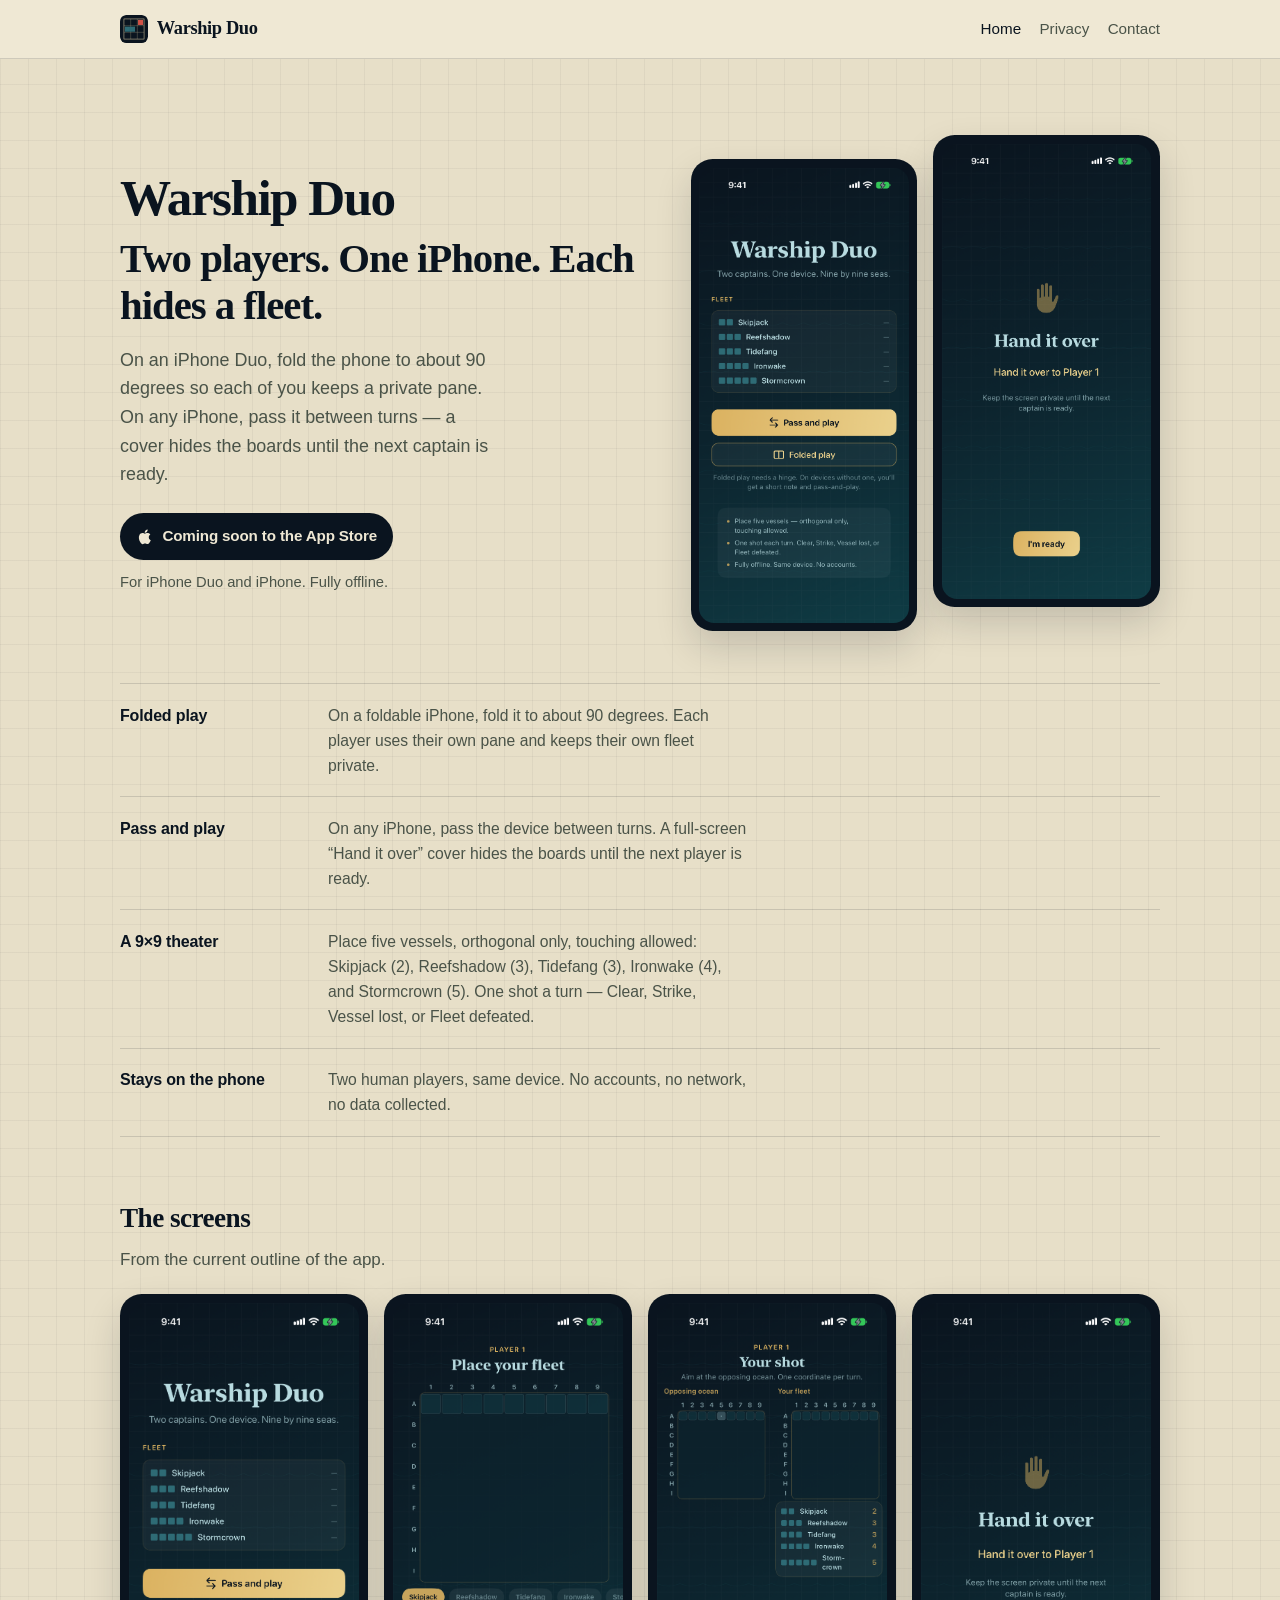
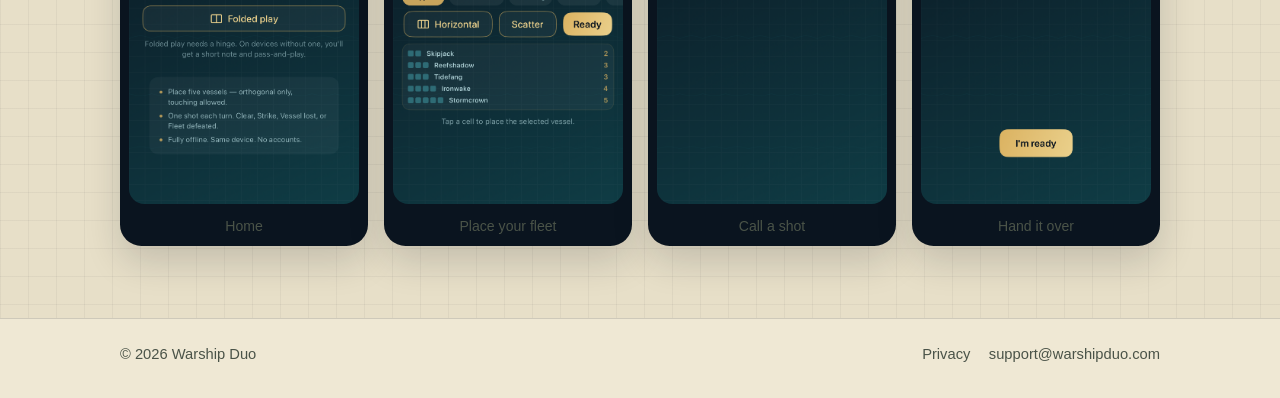
<file: index.html>
<!DOCTYPE html>
<html lang="en">
<head>
  <meta charset="utf-8">
  <meta name="viewport" content="width=device-width, initial-scale=1">
  <title>Warship Duo — two players, one iPhone, hidden fleets</title>
  <meta name="description" content="Warship Duo is a two-player naval guessing game for one iPhone. Fold an iPhone Duo to play face-to-face, or pass the phone between turns. 9×9 grid. Offline. Coming soon to the App Store.">
  <link rel="canonical" href="https://erdtheturd.github.io/warshipduo/">
  <meta name="theme-color" content="#e7dfc8">
  <meta property="og:type" content="website">
  <meta property="og:site_name" content="Warship Duo">
  <meta property="og:locale" content="en_US">
  <meta property="og:url" content="https://erdtheturd.github.io/warshipduo/">
  <meta property="og:title" content="Warship Duo — two players, one iPhone, hidden fleets">
  <meta property="og:description" content="Each player hides a fleet on their own screen. Fold an iPhone Duo to play face-to-face, or pass and play on any iPhone. Offline, no accounts.">
  <meta property="og:image" content="https://erdtheturd.github.io/warshipduo/assets/favicon.svg">
  <meta name="twitter:card" content="summary">
  <meta name="twitter:title" content="Warship Duo — two players, one iPhone, hidden fleets">
  <meta name="twitter:description" content="Each player hides a fleet on their own screen. Fold a Duo, or pass the phone. Offline.">
  <link rel="icon" href="assets/favicon.svg" type="image/svg+xml">
  <link rel="apple-touch-icon" href="assets/favicon.svg">
  <link rel="stylesheet" href="assets/styles.css">
</head>
<body>
  <a class="skip" href="#main">Skip to content</a>

  <header class="site-header">
    <nav class="nav" aria-label="Primary">
      <a class="brand" href="./" aria-current="page">
        <img class="brand-mark" src="assets/favicon.svg" width="28" height="28" alt="">
        <span>Warship Duo</span>
      </a>
      <ul class="nav-links">
        <li><a href="./" aria-current="page">Home</a></li>
        <li><a href="privacy.html">Privacy</a></li>
        <li><a href="mailto:support@warshipduo.com">Contact</a></li>
      </ul>
    </nav>
  </header>

  <main id="main">
    <section class="hero">
      <div class="wrap hero-inner">
        <div class="hero-copy">
          <p class="wordmark">Warship Duo</p>
          <h1>Two players. One iPhone. Each hides a fleet.</h1>
          <p class="lede">On an iPhone Duo, fold the phone to about 90 degrees so each of you keeps a private pane. On any iPhone, pass it between turns — a cover hides the boards until the next captain is ready.</p>
          <div class="hero-cta">
            <a class="btn-soon" href="#" aria-label="Coming soon to the App Store">
              <svg viewBox="0 0 24 24" aria-hidden="true" focusable="false">
                <path fill="currentColor" d="M18.71 19.5c-.83 1.24-1.71 2.45-3.05 2.47-1.34.03-1.77-.79-3.29-.79-1.53 0-2 .77-3.27.82-1.31.05-2.3-1.32-3.14-2.53C4.25 17 2.94 12.45 4.7 9.39c.87-1.52 2.43-2.48 4.12-2.51 1.28-.02 2.5.87 3.29.87.78 0 2.26-1.07 3.81-.91.65.03 2.47.26 3.64 1.98-.09.06-2.17 1.28-2.15 3.81.03 3.02 2.65 4.03 2.68 4.04-.03.07-.42 1.44-1.38 2.83M13 3.5c.73-.83 1.94-1.46 2.94-1.5.13 1.17-.34 2.35-1.04 3.19-.69.85-1.83 1.51-2.95 1.42-.15-1.15.41-2.35 1.05-3.11z"/>
              </svg>
              Coming soon to the App Store
            </a>
            <p class="device-note">For iPhone Duo and iPhone. Fully offline.</p>
          </div>
        </div>

        <div class="hero-shots" aria-hidden="false">
          <figure class="phone">
            <img src="assets/shots/home.png" width="402" height="874" alt="Warship Duo home screen, with the fleet list and Pass and play and Folded play buttons.">
          </figure>
          <figure class="phone phone-offset">
            <img src="assets/shots/handoff.png" width="402" height="874" alt="The Hand it over privacy cover, shown between turns in pass-and-play.">
          </figure>
        </div>
      </div>
    </section>

    <section class="facts">
      <div class="wrap">
        <ol class="feature-list">
          <li>
            <h2>Folded play</h2>
            <p>On a foldable iPhone, fold it to about 90 degrees. Each player uses their own pane and keeps their own fleet private.</p>
          </li>
          <li>
            <h2>Pass and play</h2>
            <p>On any iPhone, pass the device between turns. A full-screen “Hand it over” cover hides the boards until the next player is ready.</p>
          </li>
          <li>
            <h2>A 9×9 theater</h2>
            <p>Place five vessels, orthogonal only, touching allowed: Skipjack (2), Reefshadow (3), Tidefang (3), Ironwake (4), and Stormcrown (5). One shot a turn — Clear, Strike, Vessel lost, or Fleet defeated.</p>
          </li>
          <li>
            <h2>Stays on the phone</h2>
            <p>Two human players, same device. No accounts, no network, no data collected.</p>
          </li>
        </ol>
      </div>
    </section>

    <section class="gallery">
      <div class="wrap">
        <h2>The screens</h2>
        <p class="gallery-lede">From the current outline of the app.</p>
        <ul class="shot-row">
          <li>
            <figure class="phone">
              <img src="assets/shots/home.png" width="402" height="874" alt="Home: fleet roster and the two ways to play.">
              <figcaption>Home</figcaption>
            </figure>
          </li>
          <li>
            <figure class="phone">
              <img src="assets/shots/placement.png" width="402" height="874" alt="Fleet placement on the 9 by 9 grid, with Skipjack, Reefshadow, Tidefang, Ironwake, and Stormcrown in place.">
              <figcaption>Place your fleet</figcaption>
            </figure>
          </li>
          <li>
            <figure class="phone">
              <img src="assets/shots/battle.png" width="402" height="874" alt="Battle view with hits and misses marked on the opposing ocean, and your own fleet below.">
              <figcaption>Call a shot</figcaption>
            </figure>
          </li>
          <li>
            <figure class="phone">
              <img src="assets/shots/handoff.png" width="402" height="874" alt="Hand it over cover, used when passing the phone.">
              <figcaption>Hand it over</figcaption>
            </figure>
          </li>
        </ul>
      </div>
    </section>
  </main>

  <footer class="site-footer">
    <div class="wrap footer-inner">
      <p>© 2026 Warship Duo</p>
      <div class="footer-links">
        <a href="privacy.html">Privacy</a>
        <a href="mailto:support@warshipduo.com">support@warshipduo.com</a>
      </div>
    </div>
  </footer>
</body>
</html>
</file>
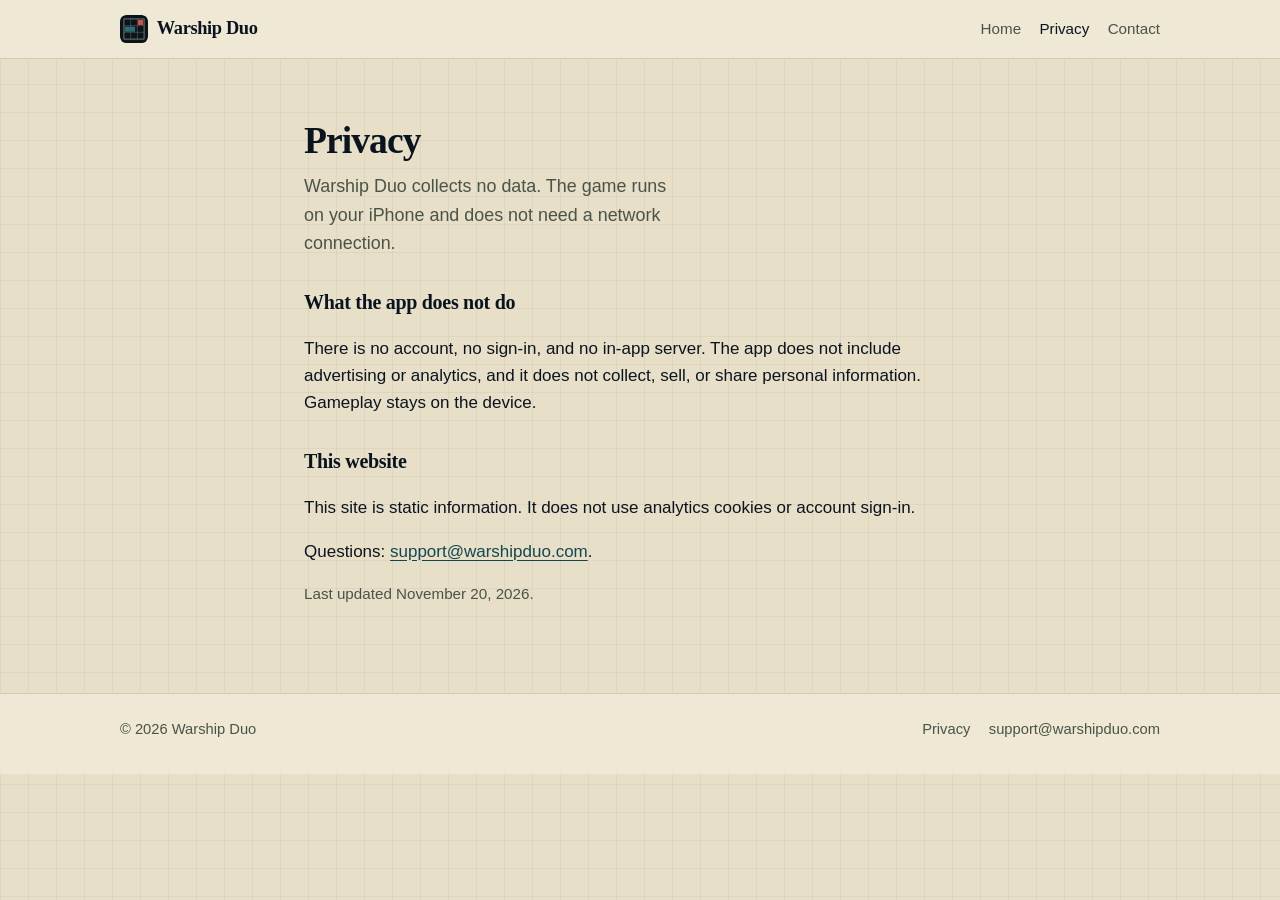
<file: privacy.html>
<!DOCTYPE html>
<html lang="en">
<head>
  <meta charset="utf-8">
  <meta name="viewport" content="width=device-width, initial-scale=1">
  <title>Privacy — Warship Duo</title>
  <meta name="description" content="Warship Duo privacy: the app collects no data and works fully offline. No accounts, analytics, or advertising.">
  <link rel="canonical" href="https://erdtheturd.github.io/warshipduo/privacy.html">
  <meta name="theme-color" content="#e7dfc8">
  <link rel="icon" href="assets/favicon.svg" type="image/svg+xml">
  <link rel="stylesheet" href="assets/styles.css">
</head>
<body>
  <a class="skip" href="#main">Skip to content</a>
  <header class="site-header">
    <nav class="nav" aria-label="Primary">
      <a class="brand" href="./">
        <img class="brand-mark" src="assets/favicon.svg" width="28" height="28" alt="">
        <span>Warship Duo</span>
      </a>
      <ul class="nav-links">
        <li><a href="./">Home</a></li>
        <li><a href="privacy.html" aria-current="page">Privacy</a></li>
        <li><a href="mailto:support@warshipduo.com">Contact</a></li>
      </ul>
    </nav>
  </header>

  <main id="main" class="page">
    <div class="wrap page-narrow">
      <h1>Privacy</h1>
      <p class="lede">Warship Duo collects no data. The game runs on your iPhone and does not need a network connection.</p>
      <h2>What the app does not do</h2>
      <p>There is no account, no sign-in, and no in-app server. The app does not include advertising or analytics, and it does not collect, sell, or share personal information. Gameplay stays on the device.</p>
      <h2>This website</h2>
      <p>This site is static information. It does not use analytics cookies or account sign-in.</p>
      <p>Questions: <a href="mailto:support@warshipduo.com">support@warshipduo.com</a>.</p>
      <p class="updated">Last updated November 20, 2026.</p>
    </div>
  </main>

  <footer class="site-footer">
    <div class="wrap footer-inner">
      <p>© 2026 Warship Duo</p>
      <div class="footer-links">
        <a href="privacy.html">Privacy</a>
        <a href="mailto:support@warshipduo.com">support@warshipduo.com</a>
      </div>
    </div>
  </footer>
</body>
</html>
</file>
<file: assets/styles.css>
/* Warship Duo marketing site — plotting-table, static, no trackers. */

:root {
  --paper: #e7dfc8;
  --paper-2: #efe8d4;
  --ink: #0a141f;
  --muted: #4a5348;
  --line: rgba(10, 20, 31, 0.14);
  --sea: #1a5c66;
  --sea-ink: #124752;
  --brass: #8a6a2c;
  --brass-soft: #dbb261;
  --hit: #d15247;
  --max: 1040px;
  --pad: clamp(1.25rem, 4vw, 2.5rem);
  --display: "Iowan Old Style", "Palatino Linotype", Palatino, "Book Antiqua", Georgia, serif;
  --font: "Avenir Next", Avenir, "Segoe UI", "Helvetica Neue", Helvetica, sans-serif;
}

*,
*::before,
*::after { box-sizing: border-box; }

html { scroll-behavior: smooth; }

@media (prefers-reduced-motion: reduce) {
  html { scroll-behavior: auto; }
  *, *::before, *::after { animation: none !important; transition: none !important; }
}

body {
  margin: 0;
  color: var(--ink);
  background-color: var(--paper);
  background-image:
    linear-gradient(rgba(10, 20, 31, 0.045) 1px, transparent 1px),
    linear-gradient(90deg, rgba(10, 20, 31, 0.045) 1px, transparent 1px);
  background-size: 28px 28px;
  font: 17px/1.6 var(--font);
  -webkit-font-smoothing: antialiased;
  text-rendering: optimizeLegibility;
  min-height: 100vh;
}

img, svg { max-width: 100%; height: auto; vertical-align: middle; }

a { color: var(--sea-ink); text-underline-offset: 0.16em; }
a:hover { color: var(--sea); }
a:focus-visible {
  outline: 2px solid var(--sea);
  outline-offset: 3px;
  border-radius: 3px;
}

.skip { position: absolute; left: -9999px; top: 0; }
.skip:focus {
  left: var(--pad); top: 0.75rem; z-index: 100;
  background: var(--ink); color: var(--paper);
  padding: 0.5rem 0.75rem; text-decoration: none;
}

.wrap {
  width: min(100% - 2 * var(--pad), var(--max));
  margin-inline: auto;
}

/* Header — solid chart paper */

.site-header {
  position: sticky;
  top: 0;
  z-index: 20;
  background: var(--paper-2);
  border-bottom: 1px solid var(--line);
}

.nav {
  display: flex;
  align-items: center;
  justify-content: space-between;
  gap: 1rem;
  padding: 0.9rem 0;
  width: min(100% - 2 * var(--pad), var(--max));
  margin-inline: auto;
}

.brand {
  display: inline-flex;
  align-items: center;
  gap: 0.55rem;
  color: var(--ink);
  text-decoration: none;
  font-family: var(--display);
  font-weight: 600;
  font-size: 1.15rem;
  letter-spacing: -0.02em;
}
.brand:hover { color: var(--ink); }
.brand-mark { flex: none; width: 1.75rem; height: 1.75rem; border-radius: 0.4rem; }

.nav-links {
  display: flex;
  gap: 1.15rem;
  list-style: none;
  margin: 0;
  padding: 0;
  font-size: 0.95rem;
}
.nav-links a { color: var(--muted); text-decoration: none; }
.nav-links a:hover,
.nav-links a[aria-current="page"] { color: var(--ink); }

/* Hero */

.hero { padding: clamp(2.5rem, 7vw, 4.75rem) 0 clamp(2rem, 5vw, 3.25rem); }

.hero-inner {
  display: grid;
  gap: clamp(2rem, 5vw, 3.25rem);
  align-items: center;
}

@media (min-width: 880px) {
  .hero-inner { grid-template-columns: 1.05fr 0.95fr; }
}

.wordmark {
  margin: 0 0 0.8rem;
  font-family: var(--display);
  font-size: clamp(2.35rem, 6vw, 3.2rem);
  font-weight: 600;
  letter-spacing: -0.03em;
  line-height: 1;
}

h1 {
  margin: 0 0 1rem;
  font-family: var(--display);
  font-size: clamp(1.85rem, 4.2vw, 2.55rem);
  font-weight: 600;
  letter-spacing: -0.025em;
  line-height: 1.15;
}

.lede {
  margin: 0 0 1.5rem;
  color: var(--muted);
  font-size: 1.12rem;
  max-width: 38ch;
}

.hero-cta { display: flex; flex-direction: column; align-items: flex-start; gap: 0.7rem; }

.btn-soon {
  display: inline-flex;
  align-items: center;
  gap: 0.55rem;
  padding: 0.7rem 1rem;
  background: var(--ink);
  color: var(--paper-2);
  text-decoration: none;
  border-radius: 999px;
  font-size: 0.95rem;
  font-weight: 600;
  letter-spacing: -0.01em;
}
.btn-soon svg { width: 1.1rem; height: 1.1rem; }
.btn-soon:hover { color: #fff; background: #16232c; }

.device-note { margin: 0; color: var(--muted); font-size: 0.92rem; }

/* Device outline */

.hero-shots {
  display: grid;
  grid-template-columns: 1fr 1fr;
  gap: 1rem;
  align-items: end;
}

.phone {
  margin: 0;
  background: var(--ink);
  border-radius: 1.35rem;
  padding: 0.55rem;
  box-shadow: 0 16px 36px rgba(10, 20, 31, 0.16);
}

.phone img {
  display: block;
  width: 100%;
  height: auto;
  border-radius: 0.95rem;
  background: #0d242e;
}

.phone-offset { margin-bottom: 1.5rem; }

@media (max-width: 879px) {
  .hero-shots { max-width: 26rem; }
  .phone-offset { margin-bottom: 0; }
}

/* Facts — typographic list, not a card grid */

.facts { padding: 0 0 clamp(2.5rem, 6vw, 3.75rem); }

.feature-list {
  list-style: none;
  margin: 0;
  padding: 0;
  border-top: 1px solid var(--line);
}

.feature-list li {
  padding: 1.15rem 0;
  border-bottom: 1px solid var(--line);
  display: grid;
  gap: 0.25rem 1.5rem;
}

@media (min-width: 720px) {
  .feature-list li {
    grid-template-columns: 11.5rem 1fr;
    align-items: baseline;
  }
}

.feature-list h2 {
  margin: 0;
  font-family: var(--font);
  font-size: 1rem;
  font-weight: 650;
  letter-spacing: -0.01em;
}

.feature-list p {
  margin: 0;
  color: var(--muted);
  font-size: 0.98rem;
  max-width: 48ch;
}

/* Gallery */

.gallery { padding: 0 0 clamp(3rem, 7vw, 4.5rem); }

.gallery h2 {
  margin: 0 0 0.35rem;
  font-family: var(--display);
  font-size: clamp(1.4rem, 3vw, 1.7rem);
  font-weight: 600;
  letter-spacing: -0.02em;
}

.gallery-lede { margin: 0 0 1.35rem; color: var(--muted); }

.shot-row {
  list-style: none;
  margin: 0;
  padding: 0;
  display: grid;
  grid-template-columns: repeat(4, 1fr);
  gap: 1rem;
}

.shot-row figcaption {
  margin: 0.65rem 0 0;
  text-align: center;
  font-size: 0.88rem;
  color: var(--muted);
}

@media (max-width: 800px) {
  .shot-row { grid-template-columns: 1fr 1fr; }
}

/* Interior */

.page { padding: clamp(2.5rem, 6vw, 3.75rem) 0 clamp(3rem, 7vw, 4.5rem); }
.page-narrow { width: min(100% - 2 * var(--pad), 42rem); margin-inline: auto; }
.page h1 {
  margin: 0 0 0.6rem;
  font-size: clamp(1.9rem, 4vw, 2.35rem);
}
.page h2 {
  margin: 1.75rem 0 0.5rem;
  font-family: var(--display);
  font-size: 1.25rem;
  font-weight: 600;
  letter-spacing: -0.015em;
}
.page .lede { margin-bottom: 1.25rem; }
.updated { font-size: 0.95rem; color: var(--muted); }

/* Footer */

.site-footer {
  border-top: 1px solid var(--line);
  padding: 1.5rem 0 2rem;
  color: var(--muted);
  font-size: 0.92rem;
  background: var(--paper-2);
}
.footer-inner {
  display: flex;
  flex-wrap: wrap;
  justify-content: space-between;
  gap: 0.75rem 1.5rem;
}
.footer-inner p { margin: 0; }
.footer-links { display: flex; flex-wrap: wrap; gap: 0.85rem 1.15rem; }
.footer-links a { color: var(--muted); text-decoration: none; }
.footer-links a:hover { color: var(--ink); }

@media (max-width: 520px) {
  .nav-links { gap: 0.85rem; }
}
</file>
